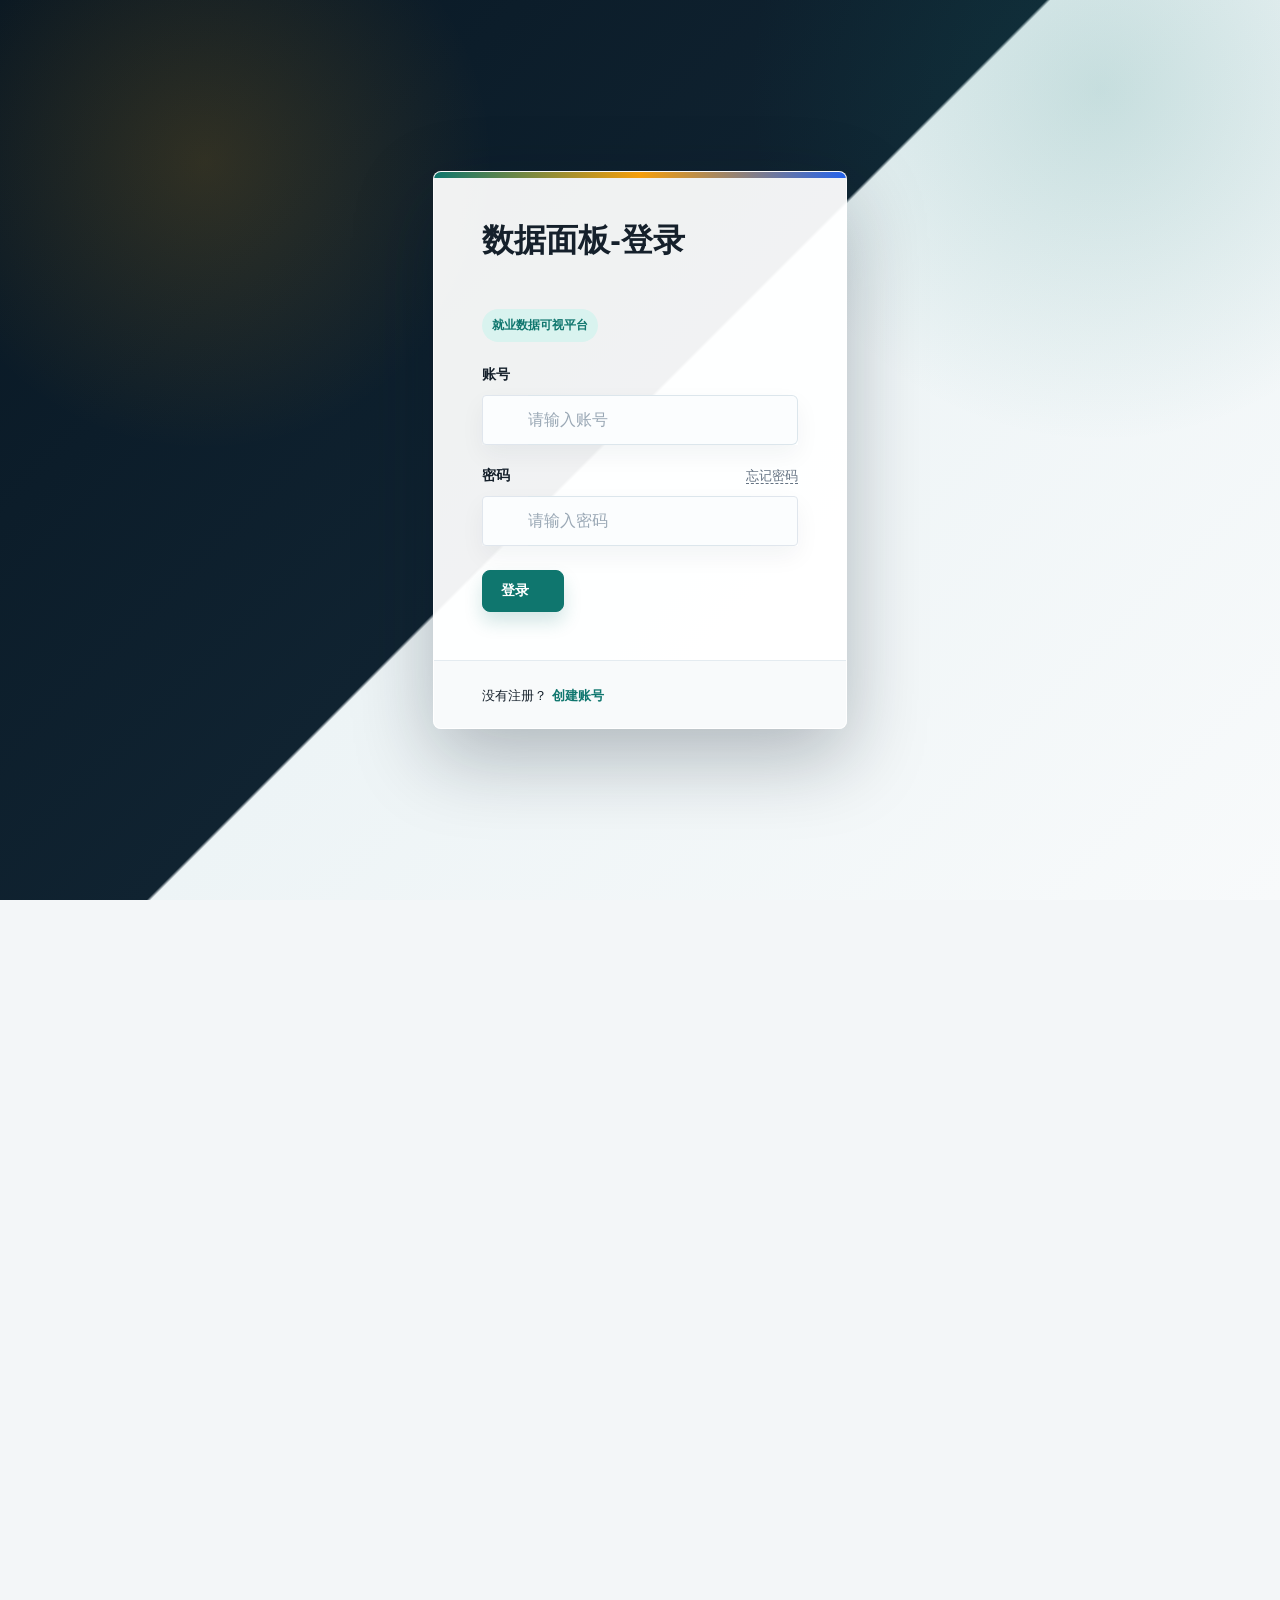
<file: index.html>
<!DOCTYPE html>
<html lang="zh-CN">
  <head>
    <meta charset="UTF-8" />
    <meta http-equiv="X-UA-Compatible" content="IE=edge" />
    <meta name="viewport" content="width=device-width, initial-scale=1.0" />
    <title>首页</title>
    <link rel="icon" href="data:," />
    <link rel="stylesheet" href="./bootstrap/bootstrap.min.css" />
    <link rel="stylesheet" href="./bootstrap/bootstrap-icons.css" />
    <link rel="stylesheet" href="./css/common.css" />
    <link rel="stylesheet" href="./css/index.css" />
  </head>

  <body class="application application-offset sidenav-pinned ready">
    <div class="container-fluid container-application">
      <div class="sidenav show" id="sidenav-main">
        <!-- Sidenav header -->
        <div class="sidenav-header d-flex align-items-center">
          <a class="navbar-brand" href="./index.html">
            <span class="logo">·GUOCHEN·</span>
          </a>
        </div>
        <!-- User mini profile -->
        <div
          class="sidenav-user d-flex flex-column align-items-center justify-content-between text-center"
        >
          <!-- Avatar -->
          <div>
            <a href="#" class="avatar rounded-circle avatar-xl">
              <img alt="Image placeholder" src="./imgs/avatar.png" class="" />
            </a>
            <div class="mt-5">
              <h5 class="mb-0 text-white">可视化看板</h5>
              <span class="d-block text-sm text-white opacity-8 mb-3"
                >就业数据可视平台</span
              >
              <a
                href="javascript:;"
                class="btn btn-sm btn-white btn-icon rounded-pill shadow hover-translate-y-n3"
              >
                <span class="btn-inner--text">数据展示首页</span>
              </a>
            </div>
          </div>
        </div>
        <!-- Application nav -->
        <div class="nav-application clearfix">
          <a href="./index.html" class="btn btn-square text-sm active">
            <span class="btn-inner--icon d-block"
              ><i class="bi bi-house bi-2x"></i
            ></span>
            <span class="btn-inner--icon d-block pt-2">首页</span>
          </a>
          <a href="./student.html" class="btn btn-square text-sm">
            <span class="btn-inner--icon d-block"
              ><i class="bi bi-people bi-2x"></i
            ></span>
            <span class="btn-inner--icon d-block pt-2">学生</span>
          </a>
          <a href="javascript:;" class="btn btn-square text-sm">
            <span class="btn-inner--icon d-block"
              ><i class="bi bi-columns bi-2x"></i
            ></span>
            <span class="btn-inner--icon d-block pt-2">排版</span>
          </a>
          <a href="javascript:;" class="btn btn-square text-sm">
            <span class="btn-inner--icon d-block"
              ><i class="bi bi-files bi-2x"></i
            ></span>
            <span class="btn-inner--icon d-block pt-2">资料</span>
          </a>
          <a href="javascript:;" class="btn btn-square text-sm">
            <span class="btn-inner--icon d-block"
              ><i class="bi bi-receipt bi-2x"></i
            ></span>
            <span class="btn-inner--icon d-block pt-2">就业</span>
          </a>
          <a href="javascript:;" class="btn btn-square text-sm">
            <span class="btn-inner--icon d-block"
              ><i class="bi bi-gear bi-2x"></i
            ></span>
            <span class="btn-inner--icon d-block pt-2">设置</span>
          </a>
        </div>
        <!-- Misc area -->
        <div class="card bg-gradient-warning">
          <div class="card-body">
            <h5 class="text-white">哈喽, 朋友!</h5>
            <p class="text-white mb-4">
              为什么不现在开始学习前端，创造一些令人惊叹的东西呢？
            </p>
            <a
              href="javascript:;"
              class="btn btn-sm btn-block btn-white rounded-pill"
              >Get started</a
            >
          </div>
        </div>
      </div>
      <div class="main-content position-relative">
        <nav
          class="navbar navbar-main navbar-expand-lg navbar-dark navbar-border"
          id="navbar-main"
        >
          <div class="container-fluid">
            <!-- Navbar nav -->
            <div
              class="collapse navbar-collapse navbar-collapse-fade"
              id="navbar-main-collapse"
            >
              <ul class="navbar-nav align-items-lg-center">
                <!-- Home  -->
                <li class="nav-item">
                  <a class="nav-link pl-lg-0" href="./index.html"> 首页 </a>
                </li>
                <li class="nav-item">
                  <a class="nav-link pl-lg-0" href="./index.html"> 教育 </a>
                </li>
                <li class="nav-item">
                  <a class="nav-link pl-lg-0" href="./index.html"> 程序员 </a>
                </li>
                <li class="nav-item">
                  <a class="nav-link pl-lg-0" href="./index.html"> 文档 </a>
                </li>
              </ul>
              <!-- Right menu -->
              <ul
                class="navbar-nav ml-lg-auto align-items-center d-none d-lg-flex"
              >
                <li class="nav-item dropdown dropdown-animate">
                  <a
                    class="nav-link pr-lg-0"
                    href="javascript:void(0)"
                    role="button"
                    data-toggle="dropdown"
                    aria-haspopup="true"
                    aria-expanded="false"
                  >
                    <div class="media media-pill align-items-center">
                      <span class="avatar rounded-circle">
                        <img alt="Image placeholder" src="./imgs/avatar.png" />
                      </span>
                      <div class="ml-2 d-none d-lg-block">
                        <span class="mb-0 text-sm font-weight-bold username"
                          >Admin</span
                        >
                      </div>
                    </div>
                  </a>
                </li>
                <li class="nav-item">
                  <a class="nav-link pl-lg-0" id="logout" href="javascript:;">
                    退出
                  </a>
                </li>
              </ul>
            </div>
          </div>
        </nav>
        <div class="page-content">
          <!-- Page Title -->
          <div class="page-title">
            <div class="row justify-content-between align-items-center">
              <div class="col-md-6 mb-3 mb-md-0">
                <h5 class="h3 font-weight-400 mb-0 text-white">Dashboard</h5>
                <span class="text-sm text-white opacity-8">前端班级100期</span>
              </div>
            </div>
          </div>
          <!-- charts -->
          <div class="row">
            <div class="col-xl-3 col-md-6">
              <div class="card card-stats">
                <div class="card-body">
                  <div class="row">
                    <div class="col">
                      <h6 class="text-muted mb-1">就业薪资</h6>
                      <span class="h3 font-weight-bold mb-0 salary">15500</span>
                    </div>
                    <div class="col-auto">
                      <i class="bi bi-coin"></i>
                    </div>
                  </div>
                </div>
              </div>
            </div>
            <div class="col-xl-3 col-md-6">
              <div class="card card-stats">
                <div class="card-body">
                  <div class="row">
                    <div class="col">
                      <h6 class="text-muted mb-1">班级人数</h6>
                      <span class="h3 font-weight-bold mb-0 student_count"
                        >80</span
                      >
                    </div>
                    <div class="col-auto">
                      <i class="bi bi-people"></i>
                    </div>
                  </div>
                </div>
              </div>
            </div>
            <div class="col-xl-3 col-md-6">
              <div class="card card-stats">
                <div class="card-body">
                  <div class="row">
                    <div class="col">
                      <h6 class="text-muted mb-1">平均年龄</h6>
                      <span class="h3 font-weight-bold mb-0 age">24.40</span>
                    </div>
                    <div class="col-auto">
                      <i class="bi bi-calendar2-week"></i>
                    </div>
                  </div>
                </div>
              </div>
            </div>
            <div class="col-xl-3 col-md-6">
              <div class="card card-stats">
                <!-- Card body -->
                <div class="card-body">
                  <div class="row">
                    <div class="col">
                      <h6 class="text-muted mb-1">小组个数</h6>
                      <span class="h3 font-weight-bold mb-0 group_count"
                        >8</span
                      >
                    </div>
                    <div class="col-auto">
                      <i class="bi bi-collection"></i>
                    </div>
                  </div>
                </div>
              </div>
            </div>
          </div>
          <div class="row">
            <div class="col col-xl-8">
              <div class="card" id="line" style="height: 400px"></div>
            </div>
            <div class="col col-xl-4">
              <div class="card" id="salary" style="height: 400px"></div>
            </div>
            <div class="col col-xl-12">
              <div class="card" style="height: 400px">
                <div class="card-header">
                  <div
                    class="d-flex justify-content-between align-items-center"
                  >
                    <h6 class="mb-0">班级每组薪资</h6>
                    <div id="btns">
                      <button type="button" class="btn btn-xs btn-blue">
                        1
                      </button>
                      <button type="button" class="btn btn-xs">2</button>
                      <button type="button" class="btn btn-xs">3</button>
                      <button type="button" class="btn btn-xs">4</button>
                      <button type="button" class="btn btn-xs">5</button>
                      <button type="button" class="btn btn-xs">6</button>
                      <button type="button" class="btn btn-xs">7</button>
                      <button type="button" class="btn btn-xs">8</button>
                    </div>
                  </div>
                </div>
                <div class="card-body p-0" id="lines"></div>
              </div>
            </div>
            <div class="col col-xl-4">
              <div class="card" id="gender" style="height: 500px"></div>
            </div>
            <div class="col col-xl-8">
              <div class="card" id="map" style="height: 500px"></div>
            </div>
          </div>
          <!-- footer -->
          <div class="footer pt-5 pb-4 footer-light" id="footer-main">
            <div class="row text-center text-sm-left align-items-sm-center">
              <div class="col-sm-6">
                <p class="text-sm mb-0">
                  © 2023
                  <a href="https://itcast.cn" class="h6 text-sm" target="_blank"
                    >前端学科</a
                  >. All rights reserved.
                </p>
              </div>
              <div class="col-sm-6 mb-md-0">
                <ul class="nav justify-content-center justify-content-md-end">
                  <li class="nav-item">
                    <a class="nav-link" href="#">Support</a>
                  </li>
                  <li class="nav-item">
                    <a class="nav-link" href="#">Terms</a>
                  </li>
                  <li class="nav-item">
                    <a class="nav-link pr-0" href="#">Privacy</a>
                  </li>
                </ul>
              </div>
            </div>
          </div>
        </div>
      </div>
    </div>
    <!-- toast -->
    <div
      class="toast bg-rgba my-toast"
      data-bs-delay="1500"
      aria-live="assertive"
      aria-atomic="true"
      role="alert"
    >
      <div class="toast-body">提示消息</div>
    </div>
    <script src="./bootstrap/bootstrap.min.js"></script>
    <script src="./lib/axios.js"></script>
    <script src="./lib/echarts.min.js"></script>
    <script src="./lib/china.js"></script>
    <!-- 公共逻辑 -->
    <script src="./js/common.js"></script>
    <!-- 核心逻辑 -->
    <script src="./js/index.js"></script>
  </body>
</html>
</file>
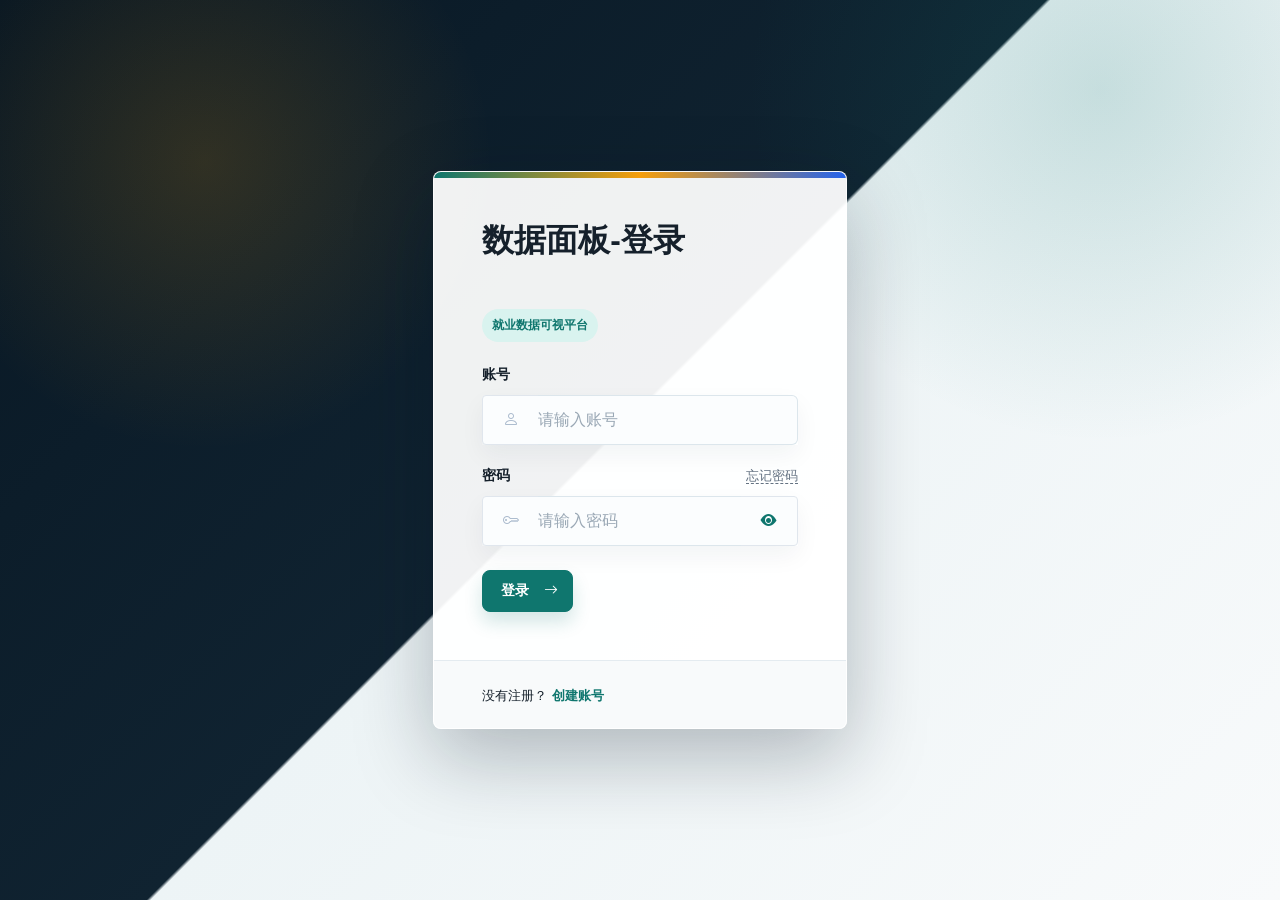
<file: login.html>
<!DOCTYPE html>
<html lang="zh-CN">
  <head>
    <meta charset="UTF-8" />
    <meta http-equiv="X-UA-Compatible" content="IE=edge" />
    <meta name="viewport" content="width=device-width, initial-scale=1.0" />
    <title>登录</title>
    <link rel="icon" href="data:," />
    <link rel="stylesheet" href="./bootstrap/bootstrap.min.css" />
    <link rel="stylesheet" href="./bootstrap/bootstrap-icons.css" />
    <link rel="stylesheet" href="./css/common.css" />
    <link rel="stylesheet" href="./css/login.css" />
  </head>

  <body class="application application-offset sidenav-pinned ready">
    <div class="container-fluid container-application">
      <div class="main-content position-relative">
        <!-- Page content -->
        <div class="page-content">
          <div class="min-vh-100 py-5 d-flex align-items-center">
            <div class="w-100">
              <div class="row justify-content-center">
                <div class="col-sm-8 col-lg-4">
                  <div class="card shadow zindex-100 mb-0">
                    <div class="card-body px-md-5 py-5">
                      <div class="mb-5">
                        <h6 class="h3">数据面板-登录</h6>
                      </div>
                      <span class="clearfix"></span>
                      <form class="login-form" role="form" autocomplete="off">
                        <div class="form-group">
                          <label class="form-control-label">账号</label>
                          <div class="input-group input-group-merge">
                            <div class="input-group-prepend">
                              <span class="input-group-text"
                                ><i class="bi bi-person"></i
                              ></span>
                            </div>
                            <input
                              name="username"
                              type="text"
                              class="form-control"
                              id="input-email"
                              placeholder="请输入账号"
                              autocomplete="username"
                            />
                          </div>
                        </div>
                        <div class="form-group mb-4">
                          <div
                            class="d-flex align-items-center justify-content-between"
                          >
                            <div>
                              <label class="form-control-label">密码</label>
                            </div>
                            <div class="mb-2">
                              <a
                                href="javascript:;"
                                class="small text-muted text-underline--dashed border-primary"
                                >忘记密码</a
                              >
                            </div>
                          </div>
                          <div class="input-group input-group-merge">
                            <div class="input-group-prepend">
                              <span class="input-group-text"
                                ><i class="bi bi-key"></i
                              ></span>
                            </div>
                            <input
                              name="password"
                              type="password"
                              class="form-control"
                              id="input-password"
                              placeholder="请输入密码"
                              autocomplete="current-password"
                            />
                            <div class="input-group-append">
                              <span class="input-group-text">
                                <a
                                  href="javascript:;"
                                  data-toggle="password-text"
                                  data-target="#input-password"
                                >
                                  <i class="bi bi-eye-fill text-blue"></i>
                                </a>
                              </span>
                            </div>
                          </div>
                        </div>
                        <div class="mt-4">
                          <button
                            id="btn-login"
                            type="button"
                            class="btn btn-sm btn-info btn-icon btn-blue rounded-pill"
                          >
                            <span class="btn-inner--text">登录</span>
                            <span class="btn-inner--icon"
                              ><i class="bi bi-arrow-right"></i
                            ></span>
                          </button>
                        </div>
                      </form>
                    </div>
                    <div class="card-footer px-md-5">
                      <small>没有注册？</small>
                      <a
                        href="./register.html"
                        class="small font-weight-bold text-blue"
                        >创建账号</a
                      >
                    </div>
                  </div>
                </div>
              </div>
            </div>
          </div>
        </div>
      </div>
    </div>
    <!-- toast -->
    <div
      class="toast bg-rgba my-toast"
      data-bs-delay="1500"
      aria-live="assertive"
      aria-atomic="true"
      role="alert"
    >
      <div class="toast-body">提示消息</div>
    </div>
    <script src="./bootstrap/bootstrap.min.js"></script>
    <script src="./lib/form-serialize.js"></script>
    <script src="./lib/axios.js"></script>
    <!-- 公共逻辑 -->
    <script src="./js/common.js"></script>
    <!-- 核心逻辑 -->
    <script src="./js/login.js"></script>
  </body>
</html>
</file>
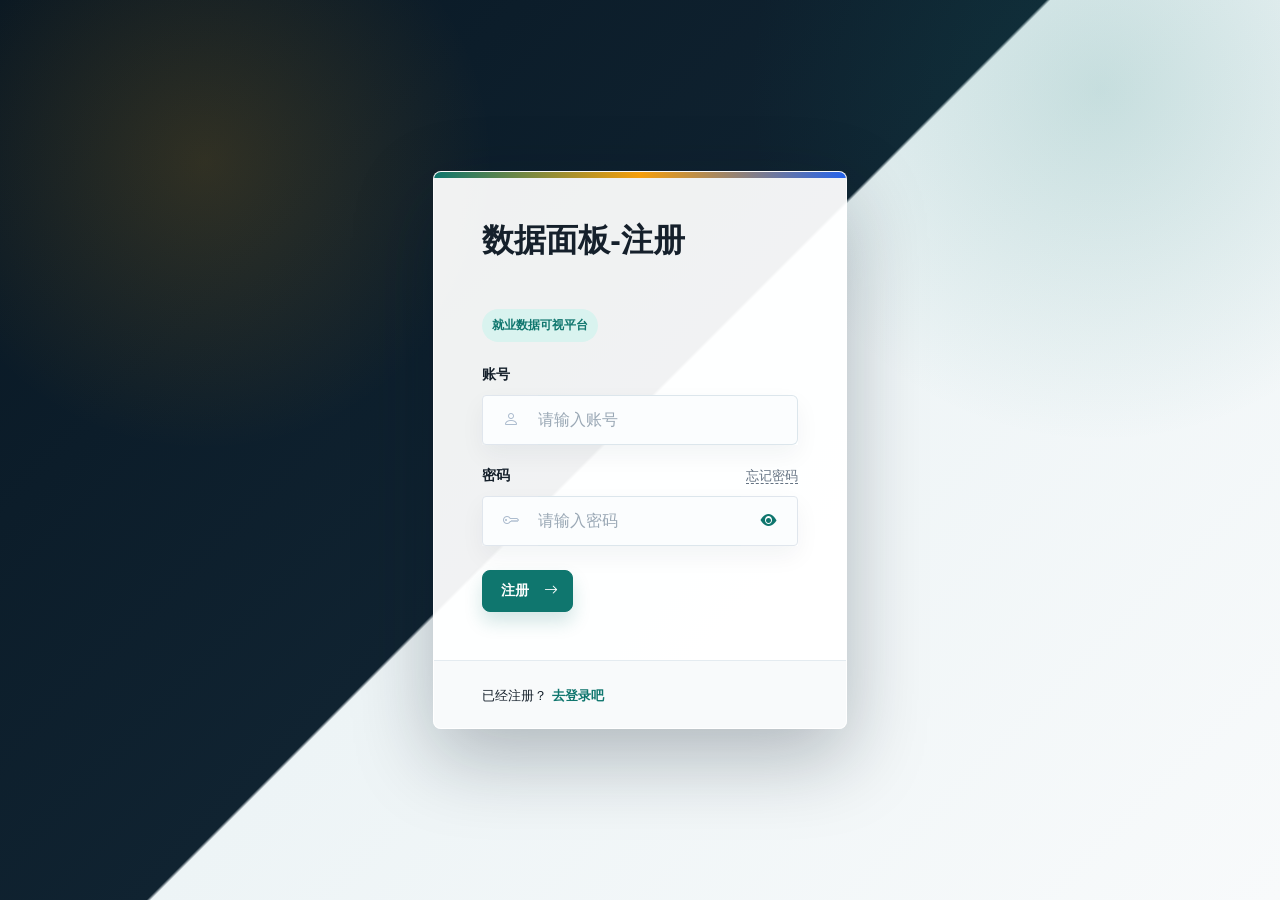
<file: register.html>
<!DOCTYPE html>
<html lang="zh-CN">
  <head>
    <meta charset="UTF-8" />
    <meta http-equiv="X-UA-Compatible" content="IE=edge" />
    <meta name="viewport" content="width=device-width, initial-scale=1.0" />
    <title>注册</title>
    <link rel="icon" href="data:," />
    <link rel="stylesheet" href="./bootstrap/bootstrap.min.css" />
    <link rel="stylesheet" href="./bootstrap/bootstrap-icons.css" />
    <link rel="stylesheet" href="./css/common.css" />
    <link rel="stylesheet" href="./css/login.css" />
  </head>

  <body class="application application-offset sidenav-pinned ready">
    <div class="container-fluid container-application">
      <div class="main-content position-relative">
        <!-- Page content -->
        <div class="page-content">
          <div class="min-vh-100 py-5 d-flex align-items-center">
            <div class="w-100">
              <div class="row justify-content-center">
                <div class="col-sm-8 col-lg-4">
                  <div class="card shadow zindex-100 mb-0">
                    <div class="card-body px-md-5 py-5">
                      <div class="mb-5">
                        <h6 class="h3">数据面板-注册</h6>
                      </div>
                      <span class="clearfix"></span>
                      <form
                        class="register-form"
                        role="form"
                        autocomplete="off"
                      >
                        <div class="form-group">
                          <label class="form-control-label">账号</label>
                          <div class="input-group input-group-merge">
                            <div class="input-group-prepend">
                              <span class="input-group-text"
                                ><i class="bi bi-person"></i
                              ></span>
                            </div>
                            <input
                              name="username"
                              type="text"
                              class="form-control"
                              id="input-email"
                              placeholder="请输入账号"
                              autocomplete="username"
                            />
                          </div>
                        </div>
                        <div class="form-group mb-4">
                          <div
                            class="d-flex align-items-center justify-content-between"
                          >
                            <div>
                              <label class="form-control-label">密码</label>
                            </div>
                            <div class="mb-2">
                              <a
                                href="javascript:;"
                                class="small text-muted text-underline--dashed border-primary"
                                >忘记密码</a
                              >
                            </div>
                          </div>
                          <div class="input-group input-group-merge">
                            <div class="input-group-prepend">
                              <span class="input-group-text"
                                ><i class="bi bi-key"></i
                              ></span>
                            </div>
                            <input
                              name="password"
                              type="password"
                              class="form-control"
                              id="input-password"
                              placeholder="请输入密码"
                              autocomplete="new-password"
                            />
                            <div class="input-group-append">
                              <span class="input-group-text">
                                <a
                                  href="javascript:;"
                                  data-toggle="password-text"
                                  data-target="#input-password"
                                >
                                  <i class="bi bi-eye-fill text-blue"></i>
                                </a>
                              </span>
                            </div>
                          </div>
                        </div>
                        <div class="mt-4">
                          <button
                            id="btn-register"
                            type="button"
                            class="btn btn-sm btn-info btn-icon btn-blue rounded-pill"
                          >
                            <span class="btn-inner--text">注册</span>
                            <span class="btn-inner--icon"
                              ><i class="bi bi-arrow-right"></i
                            ></span>
                          </button>
                        </div>
                      </form>
                    </div>
                    <div class="card-footer px-md-5">
                      <small>已经注册？</small>
                      <a
                        href="./login.html"
                        class="small font-weight-bold text-blue"
                        >去登录吧</a
                      >
                    </div>
                  </div>
                </div>
              </div>
            </div>
          </div>
        </div>
      </div>
    </div>
    <!-- toast -->
    <div
      class="toast bg-rgba my-toast"
      data-bs-delay="1500"
      aria-live="assertive"
      aria-atomic="true"
      role="alert"
    >
      <div class="toast-body">提示消息</div>
    </div>
    <script src="./bootstrap/bootstrap.min.js"></script>
    <script src="./lib/form-serialize.js"></script>
    <script src="./lib/axios.js"></script>
    <!-- 公共逻辑 -->
    <script src="./js/common.js"></script>
    <!-- 核心逻辑 -->
    <script src="./js/register.js"></script>
    <script></script>
  </body>
</html>
</file>
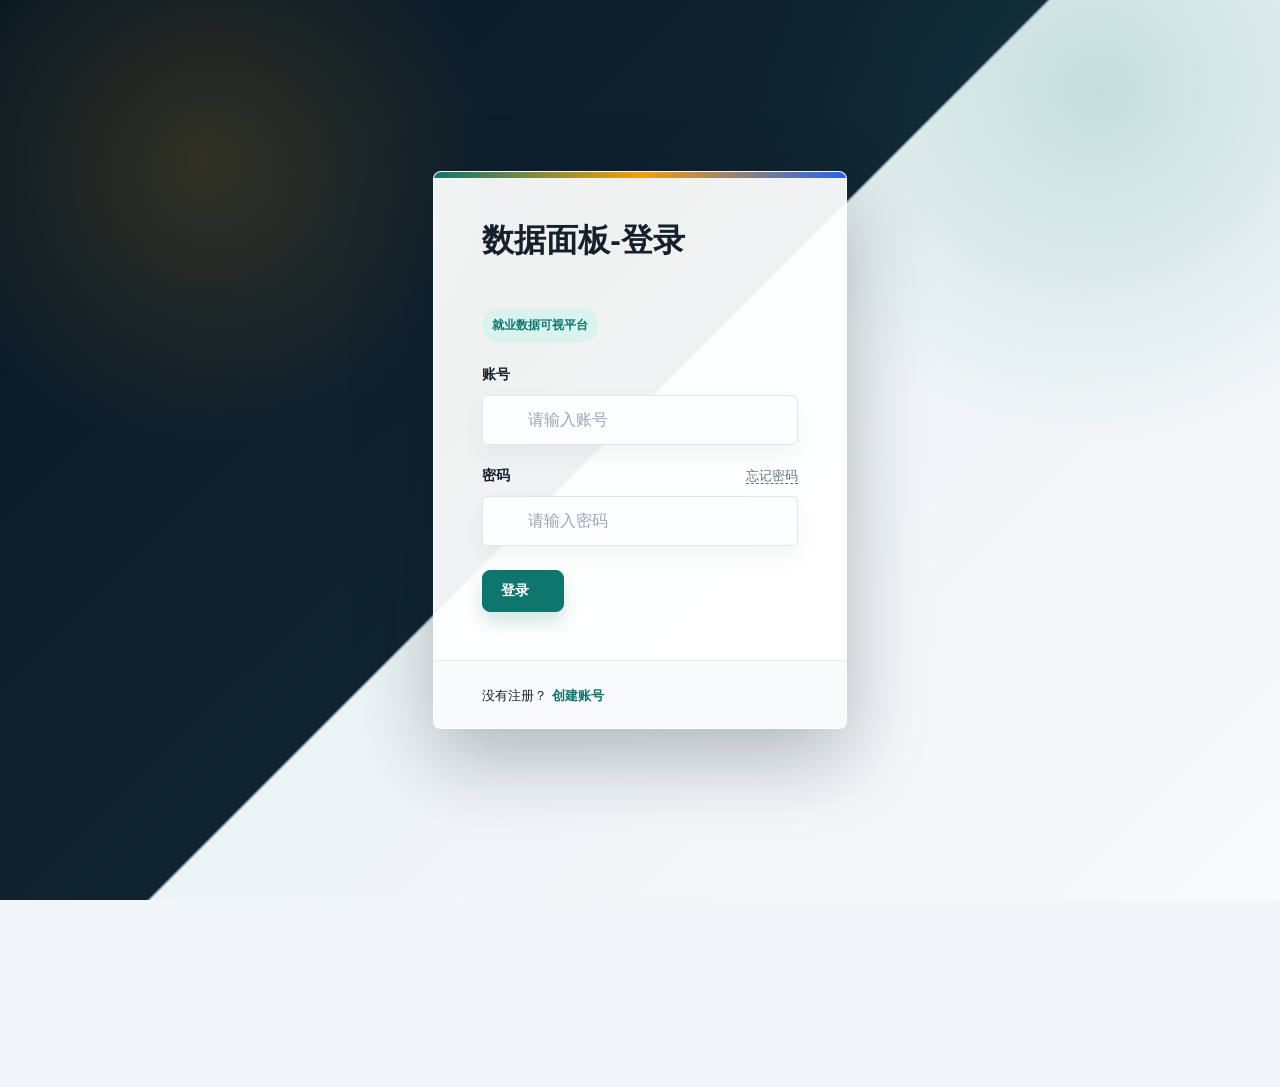
<file: student.html>
<!DOCTYPE html>
<html lang="zh-CN">
  <head>
    <meta charset="UTF-8" />
    <meta http-equiv="X-UA-Compatible" content="IE=edge" />
    <meta name="viewport" content="width=device-width, initial-scale=1.0" />
    <title>学生</title>
    <link rel="icon" href="data:," />
    <link rel="stylesheet" href="./bootstrap/bootstrap.min.css" />
    <link rel="stylesheet" href="./bootstrap/bootstrap-icons.css" />
    <link rel="stylesheet" href="./css/common.css" />
    <link rel="stylesheet" href="./css/student.css" />
  </head>

  <body class="application application-offset sidenav-pinned ready">
    <div class="container-fluid container-application">
      <div class="sidenav show" id="sidenav-main">
        <!-- Sidenav header -->
        <div class="sidenav-header d-flex align-items-center">
          <a class="navbar-brand" href="./index.html">
            <span class="logo">·GUOCHEN·</span>
          </a>
        </div>
        <!-- User mini profile -->
        <div
          class="sidenav-user d-flex flex-column align-items-center justify-content-between text-center"
        >
          <!-- Avatar -->
          <div>
            <a href="#" class="avatar rounded-circle avatar-xl">
              <img alt="Image placeholder" src="./imgs/avatar.png" class="" />
            </a>
            <div class="mt-5">
              <h5 class="mb-0 text-white">可视化看板</h5>
              <span class="d-block text-sm text-white opacity-8 mb-3"
                >就业数据可视平台</span
              >
              <a
                href="javascript:;"
                class="btn btn-sm btn-white btn-icon rounded-pill shadow hover-translate-y-n3"
              >
                <span class="btn-inner--text">CRUD管理页</span>
              </a>
            </div>
          </div>
        </div>
        <!-- Application nav -->
        <div class="nav-application clearfix">
          <a href="./index.html" class="btn btn-square text-sm">
            <span class="btn-inner--icon d-block"
              ><i class="bi bi-house bi-2x"></i
            ></span>
            <span class="btn-inner--icon d-block pt-2">首页</span>
          </a>
          <a href="./student.html" class="btn btn-square text-sm active">
            <span class="btn-inner--icon d-block"
              ><i class="bi bi-people bi-2x"></i
            ></span>
            <span class="btn-inner--icon d-block pt-2">学生</span>
          </a>
          <a href="javascript:;" class="btn btn-square text-sm">
            <span class="btn-inner--icon d-block"
              ><i class="bi bi-columns bi-2x"></i
            ></span>
            <span class="btn-inner--icon d-block pt-2">排版</span>
          </a>
          <a href="javascript:;" class="btn btn-square text-sm">
            <span class="btn-inner--icon d-block"
              ><i class="bi bi-files bi-2x"></i
            ></span>
            <span class="btn-inner--icon d-block pt-2">资料</span>
          </a>
          <a href="javascript:;" class="btn btn-square text-sm">
            <span class="btn-inner--icon d-block"
              ><i class="bi bi-receipt bi-2x"></i
            ></span>
            <span class="btn-inner--icon d-block pt-2">就业</span>
          </a>
          <a href="javascript:;" class="btn btn-square text-sm">
            <span class="btn-inner--icon d-block"
              ><i class="bi bi-gear bi-2x"></i
            ></span>
            <span class="btn-inner--icon d-block pt-2">设置</span>
          </a>
        </div>
        <!-- Misc area -->
        <div class="card bg-gradient-warning">
          <div class="card-body">
            <h5 class="text-white">哈喽, 朋友!</h5>
            <p class="text-white mb-4">
              为什么不现在开始学习前端，创造一些令人惊叹的东西呢？
            </p>
            <a
              href="javascript:;"
              class="btn btn-sm btn-block btn-white rounded-pill"
              >Get started</a
            >
          </div>
        </div>
      </div>
      <div class="main-content position-relative">
        <nav
          class="navbar navbar-main navbar-expand-lg navbar-dark navbar-border"
          id="navbar-main"
        >
          <div class="container-fluid">
            <!-- Navbar nav -->
            <div
              class="collapse navbar-collapse navbar-collapse-fade"
              id="navbar-main-collapse"
            >
              <ul class="navbar-nav align-items-lg-center">
                <!-- Home  -->
                <li class="nav-item">
                  <a class="nav-link pl-lg-0" href="./index.html"> 首页 </a>
                </li>
                <li class="nav-item">
                  <a class="nav-link pl-lg-0" href="./index.html"> 教育 </a>
                </li>
                <li class="nav-item">
                  <a class="nav-link pl-lg-0" href="./index.html">
                    程序员
                  </a>
                </li>
                <li class="nav-item">
                  <a class="nav-link pl-lg-0" href="./index.html"> 文档 </a>
                </li>
              </ul>
              <!-- Right menu -->
              <ul
                class="navbar-nav ml-lg-auto align-items-center d-none d-lg-flex"
              >
                <li class="nav-item dropdown dropdown-animate">
                  <a
                    class="nav-link pr-lg-0"
                    href="javascript:void(0)"
                    role="button"
                    data-toggle="dropdown"
                    aria-haspopup="true"
                    aria-expanded="false"
                  >
                    <div class="media media-pill align-items-center">
                      <span class="avatar rounded-circle">
                        <img alt="Image placeholder" src="./imgs/avatar.png" />
                      </span>
                      <div class="ml-2 d-none d-lg-block">
                        <span class="mb-0 text-sm font-weight-bold username"
                          >Admin</span
                        >
                      </div>
                    </div>
                  </a>
                </li>
                <li class="nav-item">
                  <a class="nav-link pl-lg-0" id="logout" href="javascript:;">
                    退出
                  </a>
                </li>
              </ul>
            </div>
          </div>
        </nav>
        <div class="page-content">
          <div class="page-title mb-3">
            <div class="row justify-content-between align-items-center">
              <div class="col-md-6 mb-3 mb-md-0">
                <h5 class="h3 font-weight-400 mb-0 text-white">Students</h5>
                <span class="text-sm text-white opacity-8"
                  >一共有 <b class="total">0</b> 位学员</span
                >
              </div>
              <div
                class="col-md-6 d-flex align-items-center justify-content-between justify-content-md-end"
              >
                <a
                  id="openModal"
                  href="javascript:;"
                  class="btn btn-sm btn-white btn-icon-only rounded-circle ml-4"
                >
                  <span class="btn-inner--icon"
                    ><i class="bi bi-plus bi-2x"></i
                  ></span>
                </a>
              </div>
            </div>
          </div>
          <div class="row">
            <div class="col">
              <div class="card card-fluid">
                <div class="table-responsive" style="min-height: 1000px">
                  <table class="table align-items-center">
                    <thead>
                      <tr>
                        <th>姓名</th>
                        <th>年龄</th>
                        <th>性别</th>
                        <th>组号</th>
                        <th>期望薪资</th>
                        <th>就业薪资</th>
                        <th>籍贯</th>
                        <th>操作</th>
                      </tr>
                    </thead>
                    <tbody class="list">
                      <!-- <tr>
                      <td>张杰</td>
                      <td>20</td>
                      <td>男</td>
                      <td>第2组</td>
                      <td>10000</td>
                      <td>13000</td>
                      <td>北京北京市东城区</td>
                      <td>
                        <a href="javascript:;" class="text-success mr-3"><i class="bi bi-pen"></i></a>
                        <a href="javascript:;" class="text-danger"><i class="bi bi-trash"></i></a>
                      </td>
                    </tr> -->
                    </tbody>
                  </table>
                </div>
              </div>
            </div>
          </div>
          <!-- footer -->
          <div class="footer pt-5 pb-4 footer-light" id="footer-main">
            <div class="row text-center text-sm-left align-items-sm-center">
              <div class="col-sm-6">
                <p class="text-sm mb-0">
                  © 2026
                  <a href="https://itcast.cn" class="h6 text-sm" target="_blank"
                    >前端学科</a
                  >. All rights reserved.
                </p>
              </div>
              <div class="col-sm-6 mb-md-0">
                <ul class="nav justify-content-center justify-content-md-end">
                  <li class="nav-item">
                    <a class="nav-link" href="#">Support</a>
                  </li>
                  <li class="nav-item">
                    <a class="nav-link" href="#">Terms</a>
                  </li>
                  <li class="nav-item">
                    <a class="nav-link pr-0" href="#">Privacy</a>
                  </li>
                </ul>
              </div>
            </div>
          </div>
        </div>
      </div>
    </div>
    <!-- toast -->
    <div
      class="toast bg-rgba my-toast"
      data-bs-delay="1500"
      aria-live="assertive"
      aria-atomic="true"
      role="alert"
    >
      <div class="toast-body">提示消息</div>
    </div>
    <!-- add Modal -->
    <div class="modal fade" id="modal">
      <div class="modal-dialog modal-lg">
        <div class="modal-content">
          <div class="modal-header">
            <h5 class="modal-title">添加学员</h5>
            <button
              type="button"
              class="btn-close"
              data-bs-dismiss="modal"
              aria-label="Close"
            ></button>
          </div>
          <div class="modal-body">
            <form id="form" class="g-3 row" autocomplete="off" novalidate>
              <div class="col-sm-6">
                <div class="form-group">
                  <label class="input-group-label">姓名：</label>
                  <input
                    type="text"
                    name="name"
                    class="form-control"
                    placeholder="请输入姓名"
                  />
                </div>
              </div>
              <div class="col-sm-6">
                <div class="form-group">
                  <label class="input-group-label">性别：</label>
                  <div class="input">
                    <div class="form-check d-inline-block">
                      <input
                        value="0"
                        checked
                        id="cb01"
                        class="form-check-input"
                        type="radio"
                        name="gender"
                      />
                      <label for="cb01" class="form-check-label">男</label>
                    </div>
                    <div class="form-check d-inline-block">
                      <input
                        value="1"
                        id="cb02"
                        class="form-check-input"
                        type="radio"
                        name="gender"
                      />
                      <label for="cb02" class="form-check-label">女</label>
                    </div>
                  </div>
                </div>
              </div>
              <div class="col-sm-6">
                <div class="form-group">
                  <label class="input-group-label">年龄：</label>
                  <input
                    type="text"
                    name="age"
                    class="form-control"
                    placeholder="请输入年龄"
                  />
                </div>
              </div>
              <div class="col-sm-6">
                <div class="form-group">
                  <label class="input-group-label">组号：</label>
                  <input
                    type="text"
                    name="group"
                    class="form-control"
                    placeholder="请输入1-8组号"
                  />
                </div>
              </div>
              <div class="col-sm-6">
                <div class="form-group">
                  <label class="input-group-label">期望薪资：</label>
                  <input
                    type="text"
                    name="hope_salary"
                    class="form-control"
                    placeholder="请输入期望薪资"
                  />
                </div>
              </div>
              <div class="col-sm-6">
                <div class="form-group">
                  <label class="input-group-label">就业薪资：</label>
                  <input
                    type="text"
                    name="salary"
                    class="form-control"
                    placeholder="请输入就业薪资"
                  />
                </div>
              </div>
              <div class="col-sm-12">
                <div class="form-group">
                  <label class="input-group-label">籍贯：</label>
                  <div class="input pl-0">
                    <select class="form-select custom-select" name="province">
                      <option value="">--省份--</option>
                    </select>
                    <select class="form-select custom-select" name="city">
                      <option value="">--城市--</option>
                    </select>
                    <select class="form-select custom-select" name="area">
                      <option value="">--地区--</option>
                    </select>
                  </div>
                </div>
              </div>
            </form>
          </div>
          <div class="modal-footer">
            <button
              type="button"
              class="btn btn-secondary"
              data-bs-dismiss="modal"
            >
              取消
            </button>
            <button type="button" class="btn btn-blue" id="submit">确认</button>
          </div>
        </div>
      </div>
    </div>

    <script src="./bootstrap/bootstrap.min.js"></script>
    <script src="./lib/axios.js"></script>
    <script src="./lib/form-serialize.js"></script>
    <!-- 公共逻辑 -->
    <script src="./js/common.js"></script>
    <!-- 核心逻辑 -->
    <script src="./js/student.js"></script>
    <script></script>
  </body>
</html>
</file>
